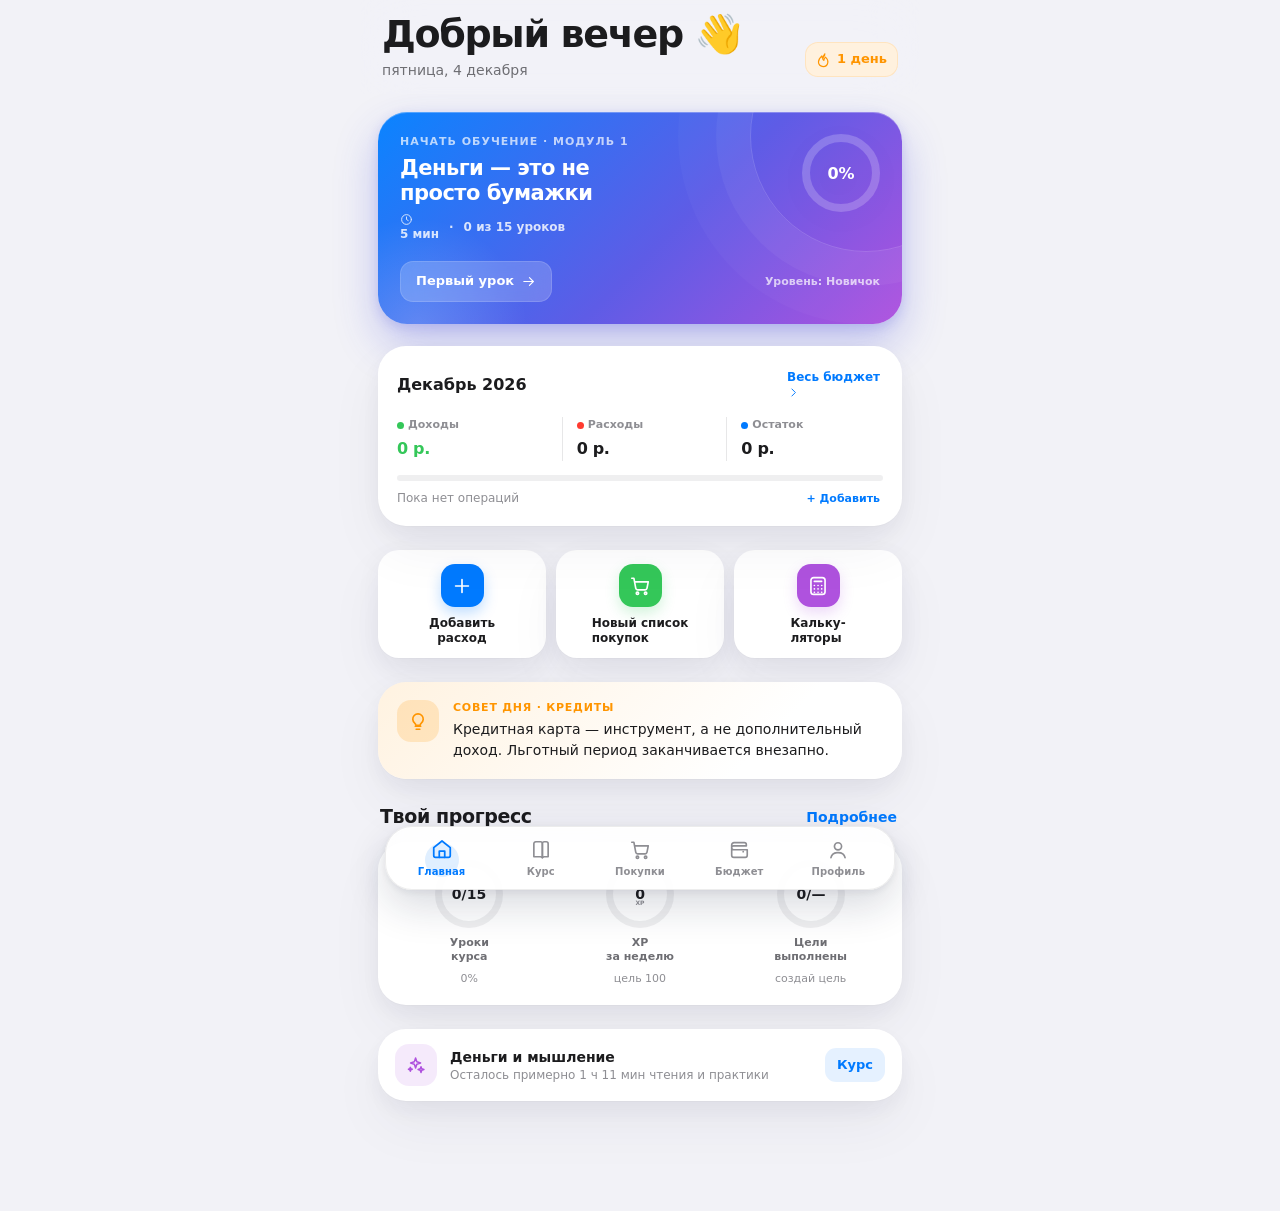
<file: index.html>
<!DOCTYPE html>
<html lang="ru" data-theme="auto">
<head>
  <meta charset="UTF-8">
  <meta name="viewport" content="width=device-width, initial-scale=1, viewport-fit=cover">
  <meta name="description" content="Копейка — личный финансовый тренажёр: большой курс, умный список покупок, бюджет и симулятор жизни. Без регистрации, всё хранится на твоём устройстве.">
  <meta name="color-scheme" content="light dark">
  <meta name="theme-color" media="(prefers-color-scheme: light)" content="#F2F2F7">
  <meta name="theme-color" media="(prefers-color-scheme: dark)" content="#000000">
  <meta name="apple-mobile-web-app-capable" content="yes">
  <meta name="apple-mobile-web-app-status-bar-style" content="default">
  <meta name="apple-mobile-web-app-title" content="Копейка">
  <meta name="format-detection" content="telephone=no">
  <title>Копейка — финансовая грамотность на каждый день</title>
  <link rel="manifest" href="./manifest.webmanifest">
  <link rel="apple-touch-icon" href="./icons/apple-touch-icon.png">
  <link rel="icon" type="image/png" sizes="32x32" href="./icons/favicon-32.png">
  <link rel="icon" type="image/png" sizes="64x64" href="./icons/favicon-64.png">
  <link rel="stylesheet" href="./css/style.css">
</head>
<body>
  <div class="ambient" aria-hidden="true">
    <span class="ambient-orb ambient-orb--blue"></span>
    <span class="ambient-orb ambient-orb--purple"></span>
    <span class="ambient-orb ambient-orb--green"></span>
  </div>

  <div class="app" id="app">
    <main class="view" id="view" tabindex="-1" aria-live="polite">
      <div class="boot">
        <div class="boot-coin" aria-hidden="true">К</div>
        <p>Загружаем Копейку…</p>
      </div>
    </main>

    <nav class="tabbar" id="tabbar" aria-label="Основная навигация">
      <a class="tab" href="#/home" data-tab="home" aria-label="Главная">
        <span class="tab-icon" data-icon="home"></span><span class="tab-label">Главная</span>
      </a>
      <a class="tab" href="#/course" data-tab="course" aria-label="Курс">
        <span class="tab-icon" data-icon="book"></span><span class="tab-label">Курс</span>
      </a>
      <a class="tab" href="#/shopping" data-tab="shopping" aria-label="Покупки">
        <span class="tab-icon" data-icon="cart"></span><span class="tab-label">Покупки</span>
      </a>
      <a class="tab" href="#/budget" data-tab="budget" aria-label="Бюджет">
        <span class="tab-icon" data-icon="wallet"></span><span class="tab-label">Бюджет</span>
      </a>
      <a class="tab" href="#/profile" data-tab="profile" aria-label="Профиль">
        <span class="tab-icon" data-icon="user"></span><span class="tab-label">Профиль</span>
      </a>
    </nav>
  </div>

  <div id="sheet-root"></div>
  <div id="toast-root" class="toast-root" aria-live="polite" aria-atomic="true"></div>
  <canvas id="confetti" class="confetti" aria-hidden="true"></canvas>

  <noscript>
    <div class="noscript">Для работы «Копейки» нужен JavaScript. Включи его в настройках браузера.</div>
  </noscript>

  <script type="module" src="./js/app.js"></script>
</body>
</html>
</file>
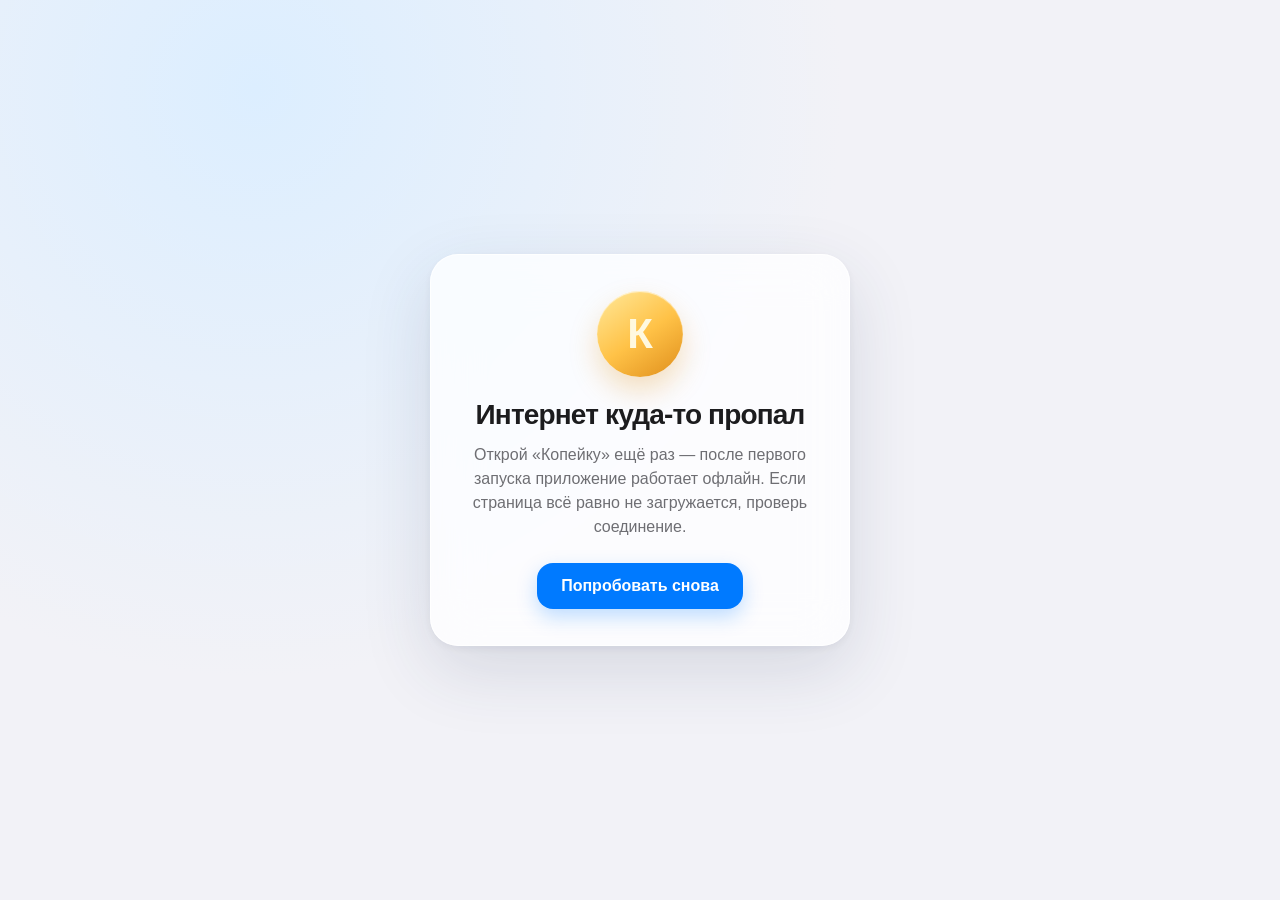
<file: offline.html>
<!DOCTYPE html>
<html lang="ru">
<head>
  <meta charset="UTF-8">
  <meta name="viewport" content="width=device-width, initial-scale=1, viewport-fit=cover">
  <meta name="theme-color" content="#F2F2F7">
  <title>Нет соединения — Копейка</title>
  <style>
    :root { color-scheme: light dark; }
    * { box-sizing: border-box; }
    body {
      margin: 0; min-height: 100vh; display: grid; place-items: center; padding: 24px;
      font-family: -apple-system, BlinkMacSystemFont, "SF Pro Display", "Segoe UI", Inter, sans-serif;
      background: radial-gradient(circle at 20% 10%, #dceeff 0, transparent 45%), #f2f2f7;
      color: #1c1c1e;
    }
    .card {
      width: min(420px, 100%); padding: 36px 28px; border-radius: 28px; text-align: center;
      background: rgba(255,255,255,.78); border: 1px solid rgba(255,255,255,.8);
      box-shadow: 0 24px 70px rgba(40,55,90,.14), 0 3px 10px rgba(40,55,90,.06);
      backdrop-filter: blur(24px) saturate(160%);
    }
    .coin {
      width: 86px; height: 86px; margin: 0 auto 22px; border-radius: 50%; display: grid; place-items: center;
      background: linear-gradient(145deg, #ffe99b, #ffc247 52%, #df8e1b);
      color: #fff9df; font-size: 42px; font-weight: 800;
      box-shadow: 0 14px 28px rgba(221,142,27,.28), inset 0 1px 1px rgba(255,255,255,.7);
    }
    h1 { margin: 0 0 12px; font-size: 28px; letter-spacing: -.03em; }
    p { margin: 0 0 24px; color: #6e6e73; line-height: 1.5; }
    a {
      display: inline-block; padding: 14px 24px; border-radius: 16px; text-decoration: none;
      color: #fff; background: #007aff; font-weight: 650; box-shadow: 0 8px 20px rgba(0,122,255,.25);
    }
    @media (prefers-color-scheme: dark) {
      body { background: radial-gradient(circle at 20% 10%, #12253b 0, transparent 45%), #000; color: #f5f5f7; }
      .card { background: rgba(28,28,30,.82); border-color: rgba(255,255,255,.1); box-shadow: 0 24px 70px rgba(0,0,0,.45); }
      p { color: #a1a1a6; }
    }
  </style>
</head>
<body>
  <main class="card">
    <div class="coin" aria-hidden="true">К</div>
    <h1>Интернет куда-то пропал</h1>
    <p>Открой «Копейку» ещё раз — после первого запуска приложение работает офлайн. Если страница всё равно не загружается, проверь соединение.</p>
    <a href="./index.html">Попробовать снова</a>
  </main>
</body>
</html>
</file>
<file: css/style.css>
/* ============================================================
   Копейка — дизайн-система
   Вдохновлено iOS: воздух, стекло, крупные заголовки, spring.
   ============================================================ */

:root {
  color-scheme: light;
  --bg: #f2f2f7;
  --bg-elevated: #ffffff;
  --surface: rgba(255, 255, 255, 0.78);
  --surface-strong: rgba(255, 255, 255, 0.94);
  --surface-solid: #ffffff;
  --surface-muted: rgba(118, 118, 128, 0.08);
  --label: #1c1c1e;
  --label-secondary: #6e6e73;
  --label-tertiary: #8e8e93;
  --separator: rgba(60, 60, 67, 0.12);
  --separator-strong: rgba(60, 60, 67, 0.2);
  --fill: rgba(120, 120, 128, 0.12);
  --fill-strong: rgba(120, 120, 128, 0.2);
  --blue: #007aff;
  --green: #34c759;
  --red: #ff3b30;
  --orange: #ff9500;
  --purple: #af52de;
  --teal: #30b0c7;
  --cyan: #5ac8fa;
  --pink: #ff2d55;
  --indigo: #5856d6;
  --mint: #00c7be;
  --yellow: #ffcc00;
  --brand: #007aff;
  --brand-2: #5856d6;
  --gradient-brand: linear-gradient(135deg, #0a84ff 0%, #5e5ce6 56%, #af52de 100%);
  --gradient-warm: linear-gradient(135deg, #ffd66b 0%, #ff9f0a 100%);
  --gradient-green: linear-gradient(135deg, #6ee787 0%, #34c759 60%, #00a86b 100%);
  --shadow-card: 0 1px 1px rgba(17, 24, 39, 0.02), 0 8px 24px rgba(30, 40, 70, 0.06), 0 24px 56px rgba(30, 40, 70, 0.05);
  --shadow-float: 0 12px 36px rgba(20, 30, 60, 0.14), 0 2px 8px rgba(20, 30, 60, 0.06);
  --shadow-sheet: 0 -18px 60px rgba(20, 30, 60, 0.18);
  --radius-xl: 28px;
  --radius-lg: 22px;
  --radius-md: 16px;
  --radius-sm: 12px;
  --ease-spring: cubic-bezier(0.22, 1.15, 0.36, 1);
  --ease-smooth: cubic-bezier(0.25, 0.1, 0.25, 1);
  --tabbar-bottom: max(10px, env(safe-area-inset-bottom));
  --safe-top: env(safe-area-inset-top, 0px);
  --font: -apple-system, BlinkMacSystemFont, "SF Pro Display", "SF Pro Text", system-ui, "Segoe UI", Inter, sans-serif;
  --mono: ui-monospace, "SF Mono", SFMono-Regular, Menlo, Consolas, monospace;
}

:root[data-theme="dark"] {
  color-scheme: dark;
  --bg: #000000;
  --bg-elevated: #1c1c1e;
  --surface: rgba(28, 28, 30, 0.76);
  --surface-strong: rgba(36, 36, 38, 0.9);
  --surface-solid: #1c1c1e;
  --surface-muted: rgba(118, 118, 128, 0.16);
  --label: #f5f5f7;
  --label-secondary: #a1a1a6;
  --label-tertiary: #8e8e93;
  --separator: rgba(84, 84, 88, 0.45);
  --separator-strong: rgba(84, 84, 88, 0.65);
  --fill: rgba(118, 118, 128, 0.24);
  --fill-strong: rgba(118, 118, 128, 0.38);
  --blue: #0a84ff;
  --green: #30d158;
  --red: #ff453a;
  --orange: #ff9f0a;
  --purple: #bf5af2;
  --teal: #40c8e0;
  --cyan: #64d2ff;
  --pink: #ff375f;
  --indigo: #5e5ce6;
  --mint: #63e6e2;
  --yellow: #ffd60a;
  --brand: #0a84ff;
  --brand-2: #5e5ce6;
  --shadow-card: 0 1px 0 rgba(255, 255, 255, 0.04), 0 12px 32px rgba(0, 0, 0, 0.38);
  --shadow-float: 0 18px 44px rgba(0, 0, 0, 0.5);
  --shadow-sheet: 0 -18px 60px rgba(0, 0, 0, 0.6);
}

@media (prefers-color-scheme: dark) {
  :root[data-theme="auto"] {
    color-scheme: dark;
    --bg: #000000;
    --bg-elevated: #1c1c1e;
    --surface: rgba(28, 28, 30, 0.76);
    --surface-strong: rgba(36, 36, 38, 0.9);
    --surface-solid: #1c1c1e;
    --surface-muted: rgba(118, 118, 128, 0.16);
    --label: #f5f5f7;
    --label-secondary: #a1a1a6;
    --label-tertiary: #8e8e93;
    --separator: rgba(84, 84, 88, 0.45);
    --separator-strong: rgba(84, 84, 88, 0.65);
    --fill: rgba(118, 118, 128, 0.24);
    --fill-strong: rgba(118, 118, 128, 0.38);
    --blue: #0a84ff;
    --green: #30d158;
    --red: #ff453a;
    --orange: #ff9f0a;
    --purple: #bf5af2;
    --teal: #40c8e0;
    --cyan: #64d2ff;
    --pink: #ff375f;
    --indigo: #5e5ce6;
    --mint: #63e6e2;
    --yellow: #ffd60a;
    --brand: #0a84ff;
    --brand-2: #5e5ce6;
    --shadow-card: 0 1px 0 rgba(255, 255, 255, 0.04), 0 12px 32px rgba(0, 0, 0, 0.38);
    --shadow-float: 0 18px 44px rgba(0, 0, 0, 0.5);
    --shadow-sheet: 0 -18px 60px rgba(0, 0, 0, 0.6);
  }
}

* { box-sizing: border-box; }

html {
  min-height: 100%;
  background: var(--bg);
  -webkit-text-size-adjust: 100%;
  scroll-behavior: smooth;
}

body {
  margin: 0;
  min-width: 280px;
  min-height: 100dvh;
  overflow-x: hidden;
  color: var(--label);
  background: var(--bg);
  font-family: var(--font);
  font-size: 17px;
  line-height: 1.45;
  -webkit-font-smoothing: antialiased;
  text-rendering: optimizeLegibility;
  -webkit-tap-highlight-color: transparent;
}

button, input, select, textarea { font: inherit; color: inherit; }
button { cursor: pointer; }
a { color: var(--blue); text-decoration: none; }
img, svg { display: block; max-width: 100%; }
h1, h2, h3, h4, p { margin: 0; }
ul, ol { margin: 0; padding: 0; }
::selection { background: color-mix(in srgb, var(--blue) 25%, transparent); }

:focus-visible {
  outline: 3px solid color-mix(in srgb, var(--blue) 60%, transparent);
  outline-offset: 2px;
  border-radius: 8px;
}

.sr-only {
  position: absolute; width: 1px; height: 1px; padding: 0; margin: -1px;
  overflow: hidden; clip: rect(0, 0, 0, 0); white-space: nowrap; border: 0;
}

/* ---------- Фон и каркас ---------- */

.ambient {
  position: fixed; inset: 0; z-index: -1; overflow: hidden; pointer-events: none;
  background:
    radial-gradient(120% 70% at 50% -20%, rgba(90, 200, 250, 0.1), transparent 60%),
    var(--bg);
}
.ambient-orb {
  position: absolute; border-radius: 50%; filter: blur(70px); opacity: .36;
  animation: orb-float 18s var(--ease-smooth) infinite alternate;
}
.ambient-orb--blue { width: 360px; height: 360px; left: -140px; top: -100px; background: #5ac8fa; }
.ambient-orb--purple { width: 320px; height: 320px; right: -150px; top: 35%; background: #af52de; opacity: .16; animation-delay: -6s; }
.ambient-orb--green { width: 300px; height: 300px; left: 20%; bottom: -180px; background: #34c759; opacity: .12; animation-delay: -11s; }

@keyframes orb-float {
  from { transform: translate3d(0, 0, 0) scale(1); }
  to { transform: translate3d(24px, 30px, 0) scale(1.12); }
}

.app {
  position: relative;
  width: min(100%, 540px);
  min-height: 100dvh;
  margin: 0 auto;
  padding-bottom: calc(102px + env(safe-area-inset-bottom));
}
.view { min-height: 70dvh; outline: none; }
.view[aria-busy="true"] { opacity: .5; }
.view.is-entering > .page { animation: fade-up .32s var(--ease-spring); }

@media (min-width: 760px) {
  .app { width: min(100%, 560px); }
  .tabbar { width: min(calc(100% - 32px), 520px); }
}

/* ---------- Загрузка ---------- */
.boot {
  min-height: 72dvh; display: grid; place-content: center; justify-items: center; gap: 16px;
  color: var(--label-secondary); font-weight: 550;
}
.boot-coin {
  width: 78px; height: 78px; display: grid; place-items: center; border-radius: 50%;
  background: var(--gradient-warm); color: #fffbe7; font-size: 38px; font-weight: 800;
  box-shadow: 0 16px 36px rgba(221, 142, 27, .3);
  animation: coin-pulse 1.4s var(--ease-spring) infinite;
}
@keyframes coin-pulse { 50% { transform: scale(.92) rotate(-4deg); } }

/* ---------- Заголовки ---------- */

.page { padding: 0 18px; }

.page-head {
  position: sticky; top: 0; z-index: 30;
  margin: 0 -18px 18px; padding: calc(14px + var(--safe-top)) 22px 14px;
  background: color-mix(in srgb, var(--bg) 72%, transparent);
  -webkit-backdrop-filter: blur(28px) saturate(180%);
  backdrop-filter: blur(28px) saturate(180%);
  transition: padding .28s var(--ease-smooth), box-shadow .28s;
}
.page-head--plain { background: color-mix(in srgb, var(--bg) 84%, transparent); }
.page-head.is-compact {
  padding-top: calc(8px + var(--safe-top)); padding-bottom: 8px;
  box-shadow: 0 1px 0 var(--separator), 0 10px 26px rgba(30, 40, 70, .05);
}
.page-head-row { display: flex; align-items: flex-end; justify-content: space-between; gap: 12px; }
.page-eyebrow {
  font-size: 12px; font-weight: 750; letter-spacing: .08em; text-transform: uppercase;
  color: var(--label-tertiary); margin-bottom: 4px;
}
.large-title {
  font-size: clamp(31px, 8.2vw, 38px); line-height: 1.08; font-weight: 780; letter-spacing: -.035em;
  transition: font-size .26s var(--ease-smooth);
}
.page-head.is-compact .large-title { font-size: 23px; letter-spacing: -.02em; }
.page-head.is-compact .page-eyebrow,
.page-head.is-compact .page-subtitle { display: none; }
.page-subtitle { color: var(--label-secondary); font-size: 14px; margin-top: 5px; font-weight: 480; }
.head-actions { display: flex; gap: 8px; align-items: center; padding-bottom: 3px; flex: none; }

.back-head { display: flex; align-items: center; gap: 12px; }
.back-btn {
  width: 40px; height: 40px; flex: none; display: grid; place-items: center;
  border: 0; border-radius: 50%; color: var(--label);
  background: var(--surface); box-shadow: 0 1px 1px rgba(0,0,0,.03), 0 4px 14px rgba(30,40,70,.07);
  transition: transform .16s var(--ease-spring), background .2s;
}
.back-btn:active { transform: scale(.92); background: var(--fill); }
.back-head .large-title { font-size: 26px; }
.back-head .page-subtitle { margin-top: 2px; }

.section { margin: 0 0 24px; }
.section:last-child { margin-bottom: 8px; }
.section-head {
  display: flex; align-items: center; justify-content: space-between; gap: 10px;
  margin: 0 2px 11px;
}
.section-title { font-size: 19px; letter-spacing: -.02em; font-weight: 730; }
.section-link { font-size: 14px; font-weight: 620; color: var(--blue); border: 0; background: none; padding: 3px; }
.section-link:active { opacity: .6; }
.section-caption { color: var(--label-tertiary); font-size: 12px; font-weight: 550; }

/* ---------- Таб-бар ---------- */

.tabbar {
  position: fixed; z-index: 80;
  left: 50%; bottom: var(--tabbar-bottom);
  transform: translateX(-50%);
  width: min(calc(100% - 24px), 510px);
  display: grid; grid-template-columns: repeat(5, 1fr); gap: 0;
  padding: 6px;
  border: 1px solid color-mix(in srgb, var(--label) 8%, transparent);
  border-radius: 27px;
  background: color-mix(in srgb, var(--surface-strong) 90%, transparent);
  -webkit-backdrop-filter: blur(30px) saturate(190%);
  backdrop-filter: blur(30px) saturate(190%);
  box-shadow: 0 16px 40px rgba(20, 30, 60, .16), 0 2px 8px rgba(20, 30, 60, .08), inset 0 1px 0 rgba(255,255,255,.6);
  padding-bottom: max(6px, env(safe-area-inset-bottom));
}
:root[data-theme="dark"] .tabbar { box-shadow: 0 18px 40px rgba(0,0,0,.55), inset 0 1px 0 rgba(255,255,255,.07); border-color: rgba(255,255,255,.08); }
@media (prefers-color-scheme: dark) {
  :root[data-theme="auto"] .tabbar { box-shadow: 0 18px 40px rgba(0,0,0,.55), inset 0 1px 0 rgba(255,255,255,.07); border-color: rgba(255,255,255,.08); }
}
.tab {
  position: relative; min-height: 50px; display: flex; flex-direction: column; align-items: center; justify-content: center; gap: 2px;
  color: var(--label-tertiary); font-size: 10px; font-weight: 620; letter-spacing: .01em;
  border-radius: 18px; transition: color .2s, transform .16s var(--ease-spring), background .2s;
}
.tab .tab-icon { display: grid; place-items: center; width: 28px; height: 27px; transition: transform .26s var(--ease-spring); }
.tab:active { transform: scale(.94); }
.tab.active { color: var(--blue); }
.tab.active .tab-icon { transform: translateY(-1px) scale(1.06); }
.tab.active::before {
  content: ""; position: absolute; top: 54%; left: 50%; width: 34px; height: 34px; transform: translate(-50%, -50%);
  border-radius: 50%; background: color-mix(in srgb, var(--blue) 12%, transparent); z-index: -1;
}
.tab-label { white-space: nowrap; }

/* ---------- Карточки и типографика ---------- */

.card {
  position: relative;
  border-radius: var(--radius-xl);
  background: var(--surface-solid);
  box-shadow: var(--shadow-card);
  overflow: hidden;
}
.card--glass {
  background: var(--surface);
  -webkit-backdrop-filter: blur(22px) saturate(160%);
  backdrop-filter: blur(22px) saturate(160%);
  border: 1px solid color-mix(in srgb, var(--label) 6%, transparent);
}
.card--padded { padding: 20px; }
.card--tight { padding: 15px 17px; }
.card--tint-blue { background: color-mix(in srgb, var(--blue) 9%, var(--surface-solid)); }
.card--tint-purple { background: color-mix(in srgb, var(--purple) 9%, var(--surface-solid)); }
.card--tint-green { background: color-mix(in srgb, var(--green) 9%, var(--surface-solid)); }
.card--tint-orange { background: color-mix(in srgb, var(--orange) 9%, var(--surface-solid)); }
.card--flat { box-shadow: none; border: 1px solid var(--separator); }
.card + .card { margin-top: 12px; }

.stack { display: flex; flex-direction: column; gap: 12px; }
.stack--sm { gap: 8px; }
.row { display: flex; align-items: center; gap: 12px; }
.row--between { justify-content: space-between; }
.row--top { align-items: flex-start; }
.grow { flex: 1; min-width: 0; }
.muted { color: var(--label-secondary); }
.tertiary { color: var(--label-tertiary); }
.secondary { color: var(--label-secondary); }
.tiny { font-size: 12px; }
.small { font-size: 14px; }
.strong { font-weight: 700; }
.nowrap { white-space: nowrap; }
.text-blue { color: var(--blue); }
.text-green { color: var(--green); }
.text-red { color: var(--red); }
.text-orange { color: var(--orange); }
.text-purple { color: var(--purple); }
.amount { font-variant-numeric: tabular-nums; letter-spacing: -.02em; }
.mono { font-family: var(--mono); font-size: .9em; }
.divider { height: 1px; background: var(--separator); margin: 14px 0; border: 0; }
.dot { width: 7px; height: 7px; border-radius: 50%; flex: none; background: currentColor; }
.center { text-align: center; }
.hidden { display: none !important; }

.icon-badge {
  width: 42px; height: 42px; flex: none; border-radius: 14px; display: grid; place-items: center;
  color: #fff; background: var(--blue);
  box-shadow: inset 0 1px 0 rgba(255,255,255,.3), 0 5px 14px color-mix(in srgb, currentColor 18%, transparent);
}
.icon-badge--lg { width: 54px; height: 54px; border-radius: 17px; }
.icon-badge--sm { width: 32px; height: 32px; border-radius: 10px; }
.icon-badge--soft { background: color-mix(in srgb, currentColor 12%, transparent); box-shadow: none; }

/* ---------- Кнопки ---------- */

.btn {
  appearance: none; border: 0; border-radius: 16px;
  min-height: 48px; padding: 0 20px;
  display: inline-flex; align-items: center; justify-content: center; gap: 8px;
  background: var(--blue); color: #fff; font-size: 16px; font-weight: 680; letter-spacing: -.01em;
  box-shadow: 0 8px 20px rgba(0, 122, 255, .22), inset 0 1px 0 rgba(255,255,255,.24);
  transition: transform .16s var(--ease-spring), filter .2s, background .2s;
  touch-action: manipulation;
}
.btn:hover { filter: brightness(1.04); }
.btn:active { transform: scale(.97); filter: brightness(.96); }
.btn:disabled { opacity: .42; pointer-events: none; box-shadow: none; }
.btn--wide { width: 100%; }
.btn--lg { min-height: 54px; border-radius: 18px; font-size: 17px; padding: 0 24px; }
.btn--sm { min-height: 38px; padding: 0 14px; font-size: 14px; border-radius: 12px; }
.btn--secondary { background: var(--fill); color: var(--label); box-shadow: none; }
.btn--soft { background: color-mix(in srgb, var(--blue) 12%, transparent); color: var(--blue); box-shadow: none; }
.btn--green { background: var(--green); box-shadow: 0 8px 20px rgba(52,199,89,.22), inset 0 1px 0 rgba(255,255,255,.24); }
.btn--red { background: var(--red); box-shadow: 0 8px 20px rgba(255,59,48,.2), inset 0 1px 0 rgba(255,255,255,.22); }
.btn--dark { background: var(--label); color: var(--bg); box-shadow: var(--shadow-float); }
.btn--ghost { background: transparent; color: var(--blue); box-shadow: none; padding-inline: 10px; }
.btn-row { display: flex; gap: 10px; }
.btn-row > .btn { flex: 1; }

.icon-btn {
  width: 42px; height: 42px; flex: none; display: grid; place-items: center;
  border: 0; border-radius: 50%; background: var(--fill); color: var(--label);
  transition: transform .16s var(--ease-spring), background .2s;
}
.icon-btn:active { transform: scale(.9); }
.icon-btn--glass { background: var(--surface); box-shadow: 0 3px 12px rgba(30,40,70,.08); }
.icon-btn--accent { background: var(--blue); color: #fff; box-shadow: 0 6px 16px rgba(0,122,255,.22); }
.icon-btn--sm { width: 34px; height: 34px; }

.chip {
  appearance: none; border: 0; display: inline-flex; align-items: center; gap: 6px;
  min-height: 34px; padding: 0 12px; border-radius: 11px;
  background: var(--fill); color: var(--label-secondary);
  font-size: 13px; font-weight: 620; white-space: nowrap;
  transition: background .2s, color .2s, transform .15s var(--ease-spring);
}
.chip:active { transform: scale(.96); }
.chip.active { background: var(--label); color: var(--bg); }
.chip--blue.active { background: var(--blue); color: #fff; }
.chip--plain { background: transparent; padding-inline: 4px; }
.chip-scroll { display: flex; gap: 8px; overflow-x: auto; padding: 2px 1px 4px; scrollbar-width: none; }
.chip-scroll::-webkit-scrollbar { display: none; }

/* ---------- Формы ---------- */

.field { display: flex; flex-direction: column; gap: 7px; }
.field-label { font-size: 13px; font-weight: 620; color: var(--label-secondary); padding-left: 2px; }
.input, .select, .textarea {
  width: 100%; min-height: 50px; padding: 12px 15px;
  border: 1px solid transparent; border-radius: 14px;
  background: var(--fill); color: var(--label); outline: none;
  font-size: 16px; font-weight: 510;
  transition: border-color .2s, background .2s, box-shadow .2s;
  -webkit-appearance: none; appearance: none;
}
.input::placeholder, .textarea::placeholder { color: var(--label-tertiary); }
.input:focus, .select:focus, .textarea:focus {
  border-color: color-mix(in srgb, var(--blue) 55%, transparent);
  background: var(--surface-solid); box-shadow: 0 0 0 4px color-mix(in srgb, var(--blue) 11%, transparent);
}
.textarea { min-height: 88px; resize: vertical; line-height: 1.45; }
.select {
  padding-right: 38px;
  background-image: url("data:image/svg+xml,%3Csvg xmlns='http://www.w3.org/2000/svg' width='16' height='16' viewBox='0 0 24 24' fill='none' stroke='%238e8e93' stroke-width='2.2' stroke-linecap='round'%3E%3Cpath d='m7 10 5 5 5-5'/%3E%3C/svg%3E");
  background-repeat: no-repeat; background-position: right 14px center;
}
.input-group { position: relative; }
.input-group .input { padding-right: 54px; }
.input-suffix { position: absolute; right: 15px; top: 50%; transform: translateY(-50%); color: var(--label-tertiary); font-weight: 600; font-size: 14px; pointer-events: none; }
.form-grid { display: grid; grid-template-columns: 1fr 1fr; gap: 12px; }
.form-grid .span-2 { grid-column: span 2; }
.form-actions { display: flex; gap: 10px; margin-top: 18px; }
.form-actions .btn { flex: 1; }

.switch-row {
  display: flex; align-items: center; justify-content: space-between; gap: 16px;
  min-height: 54px; padding: 10px 0; width: 100%; border: 0; background: none;
  color: var(--label); text-align: left;
}
.switch-copy { flex: 1; min-width: 0; }
.switch-title { font-weight: 570; font-size: 15px; }
.switch-sub { font-size: 12px; color: var(--label-tertiary); margin-top: 2px; line-height: 1.35; }
.switch {
  position: relative; width: 51px; height: 31px; flex: none; border: 0; border-radius: 20px;
  background: var(--fill-strong); transition: background .24s var(--ease-smooth);
}
.switch::after {
  content: ""; position: absolute; top: 2px; left: 2px; width: 27px; height: 27px; border-radius: 50%;
  background: #fff; box-shadow: 0 2px 6px rgba(0,0,0,.24);
  transition: transform .26s var(--ease-spring);
}
.switch[aria-checked="true"] { background: var(--green); }
.switch[aria-checked="true"]::after { transform: translateX(20px); }

.segmented {
  display: flex; gap: 2px; padding: 3px; border-radius: 12px; background: var(--fill);
}
.segmented button {
  flex: 1; border: 0; border-radius: 9px; padding: 8px 10px; background: transparent;
  font-size: 13px; font-weight: 600; color: var(--label-secondary);
  transition: background .2s, color .2s, box-shadow .2s;
}
.segmented button.active { background: var(--surface-solid); color: var(--label); box-shadow: 0 2px 8px rgba(30,40,70,.09); }

.range-row { display: flex; align-items: center; gap: 14px; }
.range {
  --fill-percent: 50%;
  flex: 1; height: 6px; border-radius: 10px; appearance: none; background: linear-gradient(to right, var(--blue) var(--fill-percent), var(--fill) var(--fill-percent));
  outline: none;
}
.range::-webkit-slider-thumb {
  appearance: none; width: 26px; height: 26px; border-radius: 50%; background: #fff;
  border: 1px solid rgba(0,0,0,.05); box-shadow: 0 3px 10px rgba(20,30,60,.22);
  cursor: grab;
}
.range::-moz-range-thumb { width: 24px; height: 24px; border: 0; border-radius: 50%; background: #fff; box-shadow: 0 3px 10px rgba(20,30,60,.22); }
.range-value { min-width: 84px; text-align: right; font-weight: 680; font-variant-numeric: tabular-nums; }

.checkbox { display: inline-flex; align-items: center; gap: 9px; font-size: 14px; color: var(--label-secondary); cursor: pointer; }
.checkbox input { width: 19px; height: 19px; accent-color: var(--blue); }

/* ---------- Главная ---------- */

.home-greeting { display: flex; align-items: flex-start; justify-content: space-between; gap: 12px; }
.greeting-date { color: var(--label-secondary); font-size: 13px; font-weight: 570; text-transform: capitalize; margin-bottom: 3px; }
.greeting-title { font-size: clamp(30px, 8.6vw, 37px); line-height: 1.08; letter-spacing: -.038em; font-weight: 780; }
.greeting-title .wave { display: inline-block; transform-origin: 70% 70%; animation: wave 2.8s ease-in-out 1; }
@keyframes wave { 0%,60%,100% { transform: rotate(0); } 10%,30% { transform: rotate(16deg); } 20% { transform: rotate(-8deg); } 40% { transform: rotate(10deg); } 50% { transform: rotate(-4deg); } }
.streak-pill {
  display: inline-flex; align-items: center; gap: 5px; flex: none;
  padding: 8px 11px; border-radius: 13px; background: color-mix(in srgb, var(--orange) 13%, var(--surface-solid));
  color: var(--orange); font-size: 13px; font-weight: 750;
  box-shadow: inset 0 0 0 1px color-mix(in srgb, var(--orange) 14%, transparent);
}
.streak-pill.is-hot { animation: flame-pulse 2.4s ease-in-out infinite; }
@keyframes flame-pulse { 50% { transform: scale(1.04); } }

.continue-card {
  position: relative; display: block; min-height: 184px; padding: 22px; overflow: hidden;
  border-radius: 29px; color: #fff; background: var(--gradient-brand);
  box-shadow: 0 20px 44px rgba(62, 70, 220, .28), 0 4px 12px rgba(62, 70, 220, .16), inset 0 1px 0 rgba(255,255,255,.28);
  isolation: isolate;
}
.continue-card::before {
  content: ""; position: absolute; width: 230px; height: 230px; right: -80px; top: -92px; border-radius: 50%;
  border: 1px solid rgba(255,255,255,.16); box-shadow: 0 0 0 34px rgba(255,255,255,.045), 0 0 0 72px rgba(255,255,255,.025); z-index: -1;
}
.continue-card::after {
  content: ""; position: absolute; left: -76px; bottom: -120px; width: 230px; height: 230px; border-radius: 50%;
  background: radial-gradient(circle, rgba(255,255,255,.19), transparent 68%); z-index: -1;
}
.continue-top { display: flex; justify-content: space-between; align-items: flex-start; gap: 14px; }
.continue-kicker { font-size: 11px; letter-spacing: .09em; text-transform: uppercase; font-weight: 760; opacity: .7; }
.continue-title { font-size: 21px; line-height: 1.18; font-weight: 740; letter-spacing: -.025em; margin: 6px 0 7px; max-width: 270px; }
.continue-meta { display: flex; align-items: center; gap: 10px; flex-wrap: wrap; font-size: 12px; font-weight: 570; opacity: .82; }
.continue-bottom { display: flex; align-items: center; justify-content: space-between; gap: 12px; margin-top: 18px; }
.continue-cta {
  display: inline-flex; align-items: center; gap: 7px; padding: 10px 15px; border-radius: 13px;
  background: rgba(255,255,255,.19); font-size: 13px; font-weight: 680; backdrop-filter: blur(10px);
  border: 1px solid rgba(255,255,255,.14);
}
.ring-hero { flex: none; filter: drop-shadow(0 6px 16px rgba(0,0,0,.12)); }
.ring-hero text { fill: #fff; font-size: 17px; font-weight: 760; }
.ring-hero .ring-track { stroke: rgba(255,255,255,.2); }
.ring-hero .ring-value { stroke: #fff; }

.summary-card { padding: 20px 19px 17px; }
.summary-head { display: flex; align-items: center; justify-content: space-between; margin-bottom: 15px; }
.summary-title { font-size: 16px; font-weight: 700; }
.summary-grid { display: grid; grid-template-columns: 1fr 1fr 1fr; gap: 8px; }
.summary-item { min-width: 0; }
.summary-item + .summary-item { border-left: 1px solid var(--separator); padding-left: 14px; }
.summary-label { font-size: 11px; color: var(--label-tertiary); font-weight: 600; margin-bottom: 4px; display: flex; align-items: center; gap: 4px; }
.summary-amount { font-size: 16px; font-weight: 720; letter-spacing: -.02em; overflow: hidden; text-overflow: ellipsis; white-space: nowrap; }
.summary-bar { height: 6px; border-radius: 10px; background: var(--fill); overflow: hidden; margin-top: 14px; display: flex; }
.summary-bar span { display: block; height: 100%; border-radius: 10px; transition: width .8s var(--ease-spring); }

.quick-grid { display: grid; grid-template-columns: repeat(3, 1fr); gap: 10px; }
.quick-action {
  border: 0; min-height: 104px; padding: 14px 9px 12px; border-radius: 21px;
  display: flex; flex-direction: column; align-items: center; justify-content: center; gap: 9px;
  background: var(--surface-solid); color: var(--label);
  box-shadow: var(--shadow-card);
  transition: transform .17s var(--ease-spring), box-shadow .2s;
}
.quick-action:active { transform: scale(.96); box-shadow: 0 2px 8px rgba(30,40,70,.06); }
.quick-action .q-icon {
  width: 43px; height: 43px; border-radius: 14px; display: grid; place-items: center; color: #fff;
  background: var(--blue); box-shadow: 0 6px 14px color-mix(in srgb, var(--blue) 25%, transparent);
}
.quick-action:nth-child(2) .q-icon { background: var(--green); box-shadow: 0 6px 14px rgba(52,199,89,.22); }
.quick-action:nth-child(3) .q-icon { background: var(--purple); box-shadow: 0 6px 14px rgba(175,82,222,.22); }
.quick-label { font-size: 12px; font-weight: 620; line-height: 1.25; }

.tip-card { padding: 18px 19px; display: flex; gap: 14px; background: linear-gradient(135deg, color-mix(in srgb, var(--orange) 12%, var(--surface-solid)), var(--surface-solid) 72%); }
.tip-icon { width: 42px; height: 42px; border-radius: 14px; background: color-mix(in srgb, var(--orange) 18%, transparent); color: var(--orange); display: grid; place-items: center; flex: none; }
.tip-text { font-size: 14px; line-height: 1.5; font-weight: 500; margin-top: 3px; }
.tip-kicker { font-size: 11px; font-weight: 750; color: var(--orange); text-transform: uppercase; letter-spacing: .07em; }

.mini-rings { display: grid; grid-template-columns: repeat(3,1fr); gap: 4px; padding: 18px 8px; }
.mini-ring-item { display: flex; flex-direction: column; align-items: center; gap: 8px; text-align: center; }
.mini-ring-item .mini-label { font-size: 11px; color: var(--label-secondary); font-weight: 600; line-height: 1.25; }
.mini-ring-item .mini-value { font-size: 11px; color: var(--label-tertiary); }
.mini-ring svg { overflow: visible; }
.mini-ring .ring-track { stroke: var(--fill); }
.mini-ring text { fill: var(--label); font-size: 12px; font-weight: 720; }

.recent-row { display: flex; align-items: center; gap: 12px; padding: 11px 4px; }
.recent-row + .recent-row { border-top: 1px solid var(--separator); }
.recent-amount { font-weight: 680; font-variant-numeric: tabular-nums; }

/* ---------- Курс ---------- */

.course-hero { padding: 20px; display: flex; gap: 18px; align-items: center; margin-bottom: 14px; }
.course-hero .ring-lg text { fill: var(--label); }
.ring-lg .ring-track { stroke: var(--fill); }
.course-hero-copy { flex: 1; min-width: 0; }
.course-hero-title { font-size: 20px; font-weight: 750; letter-spacing: -.02em; }
.course-hero-sub { font-size: 13px; color: var(--label-secondary); margin-top: 3px; line-height: 1.4; }
.course-stats { display: flex; gap: 13px; margin-top: 11px; font-size: 11px; color: var(--label-tertiary); font-weight: 600; flex-wrap: wrap; }
.course-stats span { display: flex; align-items: center; gap: 4px; }

.search-box { position: relative; margin-bottom: 13px; }
.search-box .input { padding-left: 42px; background: var(--surface-solid); box-shadow: var(--shadow-card); border-radius: 15px; }
.search-box .search-icon { position: absolute; left: 14px; top: 50%; transform: translateY(-50%); color: var(--label-tertiary); pointer-events: none; }
.course-tools { display: grid; grid-template-columns: repeat(3,1fr); gap: 9px; margin-bottom: 19px; }
.tool-card {
  border: 0; background: var(--surface-solid); border-radius: 17px; padding: 12px 9px;
  display: flex; flex-direction: column; align-items: flex-start; gap: 8px; text-align: left;
  box-shadow: var(--shadow-card); color: var(--label); transition: transform .16s var(--ease-spring);
}
.tool-card:active { transform: scale(.96); }
.tool-card .tool-icon { width: 30px; height: 30px; border-radius: 9px; display: grid; place-items: center; background: var(--fill); color: var(--blue); }
.tool-card:nth-child(2) .tool-icon { color: var(--orange); }
.tool-card:nth-child(3) .tool-icon { color: var(--purple); }
.tool-name { font-size: 11.5px; font-weight: 650; line-height: 1.25; }
.tool-count { font-size: 10px; color: var(--label-tertiary); }

.module-card {
  --accent: var(--blue);
  position: relative; display: block; width: 100%; text-align: left; border: 0;
  padding: 17px; border-radius: 24px; background: var(--surface-solid);
  box-shadow: var(--shadow-card); color: var(--label); overflow: hidden;
  transition: transform .17s var(--ease-spring), box-shadow .2s;
}
.module-card:active { transform: scale(.985); }
.module-card + .module-card { margin-top: 11px; }
.module-card.is-locked { opacity: .62; }
.module-card.is-locked .module-icon { filter: saturate(.3); }
.module-card.is-done { box-shadow: inset 0 0 0 1.5px color-mix(in srgb, var(--accent) 28%, transparent), var(--shadow-card); }
.module-icon {
  width: 51px; height: 51px; flex: none; border-radius: 16px; display: grid; place-items: center; color: #fff;
  background: linear-gradient(145deg, color-mix(in srgb, var(--accent) 82%, #fff), var(--accent));
  box-shadow: 0 8px 18px color-mix(in srgb, var(--accent) 27%, transparent), inset 0 1px 0 rgba(255,255,255,.28);
}
.module-main { display: flex; gap: 13px; align-items: flex-start; }
.module-copy { flex: 1; min-width: 0; }
.module-kicker { font-size: 10px; font-weight: 760; letter-spacing: .08em; color: var(--accent); text-transform: uppercase; margin-bottom: 2px; }
.module-title { font-size: 16px; font-weight: 720; letter-spacing: -.018em; line-height: 1.24; }
.module-desc { font-size: 12px; color: var(--label-secondary); margin-top: 4px; line-height: 1.42; display: -webkit-box; -webkit-line-clamp: 2; -webkit-box-orient: vertical; overflow: hidden; }
.module-status { flex: none; display: flex; align-items: center; gap: 4px; font-size: 10px; font-weight: 700; color: var(--label-tertiary); background: var(--fill); padding: 5px 8px; border-radius: 8px; }
.module-status.done { color: var(--accent); background: color-mix(in srgb, var(--accent) 12%, transparent); }
.module-progress { margin-top: 12px; }
.progress { height: 6px; border-radius: 20px; background: var(--fill); overflow: hidden; }
.progress > span { display: block; height: 100%; border-radius: inherit; background: var(--accent, var(--blue)); transition: width .7s var(--ease-spring); }
.module-foot { display: flex; justify-content: space-between; align-items: center; margin-top: 6px; font-size: 10px; color: var(--label-tertiary); font-weight: 550; }

.lesson-row {
  display: flex; align-items: center; gap: 12px; padding: 13px 4px; width: 100%;
  border: 0; border-bottom: 1px solid var(--separator); background: none; text-align: left; color: var(--label);
}
.lesson-row:last-child { border-bottom: 0; }
.lesson-num {
  width: 31px; height: 31px; flex: none; border-radius: 50%; display: grid; place-items: center;
  background: var(--fill); color: var(--label-secondary); font-size: 12px; font-weight: 720;
}
.lesson-num.done { background: var(--green); color: #fff; }
.lesson-num.current { background: color-mix(in srgb, var(--accent, var(--blue)) 14%, transparent); color: var(--accent, var(--blue)); }
.lesson-row-title { font-size: 14px; font-weight: 600; line-height: 1.3; }
.lesson-row-meta { font-size: 11px; color: var(--label-tertiary); margin-top: 3px; display: flex; gap: 8px; align-items: center; }
.lesson-row .chev { color: var(--label-tertiary); margin-left: auto; }

.test-card {
  margin-top: 15px; padding: 17px; border-radius: 21px; display: flex; gap: 13px; align-items: center;
  background: linear-gradient(135deg, color-mix(in srgb, var(--accent, var(--blue)) 11%, var(--surface-solid)), var(--surface-solid));
  border: 1px solid color-mix(in srgb, var(--accent, var(--blue)) 13%, transparent);
}
.test-card .icon-badge { background: var(--accent, var(--blue)); }
.test-card-copy { flex: 1; }
.test-card-title { font-size: 14px; font-weight: 700; }
.test-card-sub { font-size: 11px; color: var(--label-secondary); margin-top: 2px; }

/* поиск */
.search-results .lesson-row { background: var(--surface-solid); border: 0; border-radius: 15px; padding: 12px 14px; margin-bottom: 7px; box-shadow: 0 2px 9px rgba(30,40,70,.05); }
.search-hit-mark { background: color-mix(in srgb, var(--yellow) 45%, transparent); border-radius: 3px; padding: 0 1px; }

/* ---------- Экран урока ---------- */

.lesson-page { padding-bottom: 8px; }
.lesson-hero {
  position: relative; overflow: hidden; border-radius: 26px; padding: 23px 21px 21px; color: #fff;
  background: linear-gradient(140deg, color-mix(in srgb, var(--accent, var(--blue)) 76%, #1c1c1e), var(--accent, var(--blue)));
  box-shadow: 0 16px 36px color-mix(in srgb, var(--accent, var(--blue)) 26%, transparent);
  margin-bottom: 17px;
}
.lesson-hero::after { content: ""; position: absolute; width: 200px; height: 200px; right: -76px; top: -96px; border-radius: 50%; border: 1px solid rgba(255,255,255,.18); box-shadow: 0 0 0 28px rgba(255,255,255,.05); }
.lesson-kicker { font-size: 10px; letter-spacing: .1em; text-transform: uppercase; font-weight: 760; opacity: .72; }
.lesson-title { font-size: 26px; line-height: 1.13; letter-spacing: -.032em; font-weight: 760; margin: 6px 0 11px; }
.lesson-meta { display: flex; flex-wrap: wrap; gap: 8px; font-size: 11px; font-weight: 580; }
.lesson-meta span { display: inline-flex; align-items: center; gap: 5px; padding: 5px 9px; border-radius: 8px; background: rgba(255,255,255,.15); backdrop-filter: blur(6px); }
.lesson-goal { padding: 17px 18px; border-radius: 20px; background: color-mix(in srgb, var(--accent, var(--blue)) 8%, var(--surface-solid)); border: 1px solid color-mix(in srgb, var(--accent, var(--blue)) 12%, transparent); margin-bottom: 22px; }
.lesson-goal .goal-label { font-size: 10px; color: var(--accent, var(--blue)); font-weight: 780; text-transform: uppercase; letter-spacing: .08em; margin-bottom: 4px; }
.lesson-goal p { font-size: 14px; font-weight: 530; line-height: 1.48; }

.theory-block { margin-bottom: 24px; }
.theory-index { display: flex; align-items: center; gap: 8px; margin: 0 2px 9px; font-size: 11px; color: var(--label-tertiary); font-weight: 650; text-transform: uppercase; letter-spacing: .06em; }
.theory-index .line { height: 1px; flex: 1; background: var(--separator); }
.theory-card { padding: 19px; border-radius: 22px; background: var(--surface-solid); box-shadow: var(--shadow-card); }
.theory-card + .theory-card { margin-top: 10px; }
.theory-card h3 { font-size: 17px; font-weight: 730; letter-spacing: -.018em; line-height: 1.28; margin-bottom: 8px; }
.theory-card p { font-size: 14.5px; line-height: 1.58; color: var(--label-secondary); }
.theory-card p + p { margin-top: 9px; }
.theory-card strong { color: var(--label); font-weight: 680; }
.theory-card .accent-text { color: var(--accent, var(--blue)); font-weight: 650; }
.stat-inline { display: grid; grid-template-columns: 1fr 1fr; gap: 8px; margin-top: 13px; }
.stat-box { padding: 12px; border-radius: 14px; background: var(--fill); }
.stat-box .stat-num { font-size: 21px; font-weight: 760; letter-spacing: -.03em; color: var(--accent, var(--blue)); font-variant-numeric: tabular-nums; }
.stat-box .stat-label { font-size: 10.5px; color: var(--label-tertiary); font-weight: 570; margin-top: 2px; }
.theory-list { list-style: none; margin-top: 10px; display: flex; flex-direction: column; gap: 8px; }
.theory-list li { display: flex; gap: 8px; align-items: flex-start; font-size: 14px; line-height: 1.48; color: var(--label-secondary); }
.theory-list li::before { content: ""; width: 6px; height: 6px; margin-top: 7px; flex: none; border-radius: 50%; background: var(--accent, var(--blue)); }
.theory-callout { margin-top: 12px; padding: 12px 14px; border-radius: 13px; background: color-mix(in srgb, var(--accent, var(--blue)) 9%, transparent); font-size: 13px; line-height: 1.5; color: var(--label); }
.theory-callout strong { color: var(--accent, var(--blue)); }
.mini-chart { margin-top: 13px; padding: 12px 10px 6px; border-radius: 14px; background: var(--fill); }
.mini-chart-cap { font-size: 10px; color: var(--label-tertiary); text-align: center; margin-top: 4px; }

.example-card { padding: 20px; border-radius: 23px; background: linear-gradient(140deg, color-mix(in srgb, var(--purple) 11%, var(--surface-solid)), var(--surface-solid)); border: 1px solid color-mix(in srgb, var(--purple) 12%, transparent); }
.example-label { display: flex; align-items: center; gap: 7px; color: var(--purple); font-size: 10px; font-weight: 780; letter-spacing: .08em; text-transform: uppercase; margin-bottom: 8px; }
.example-card h3 { font-size: 17px; font-weight: 720; margin-bottom: 7px; }
.example-card p { font-size: 14px; line-height: 1.6; color: var(--label-secondary); }
.remember-card { padding: 20px; border-radius: 23px; background: color-mix(in srgb, var(--green) 7%, var(--surface-solid)); border: 1px solid color-mix(in srgb, var(--green) 13%, transparent); }
.remember-label { font-size: 10px; font-weight: 780; letter-spacing: .08em; text-transform: uppercase; color: var(--green); margin-bottom: 10px; }
.remember-list { list-style: none; display: flex; flex-direction: column; gap: 9px; }
.remember-list li { display: flex; gap: 9px; font-size: 14px; line-height: 1.45; font-weight: 540; }
.remember-list .check-dot { width: 20px; height: 20px; flex: none; border-radius: 50%; background: color-mix(in srgb, var(--green) 16%, transparent); color: var(--green); display: grid; place-items: center; margin-top: 1px; }

/* мини-тест */
.quiz-block { margin-top: 26px; }
.quiz-heading { font-size: 21px; font-weight: 750; letter-spacing: -.025em; margin-bottom: 4px; }
.quiz-sub { font-size: 12px; color: var(--label-secondary); margin-bottom: 15px; }
.quiz-q { padding: 18px; border-radius: 22px; background: var(--surface-solid); box-shadow: var(--shadow-card); margin-bottom: 11px; }
.quiz-q-top { display: flex; justify-content: space-between; gap: 10px; margin-bottom: 8px; align-items: center; }
.quiz-q-num { font-size: 10px; font-weight: 760; color: var(--label-tertiary); letter-spacing: .06em; text-transform: uppercase; }
.quiz-q-type { font-size: 9px; font-weight: 700; color: var(--blue); background: color-mix(in srgb, var(--blue) 10%, transparent); padding: 4px 7px; border-radius: 6px; }
.quiz-question { font-size: 15px; font-weight: 640; line-height: 1.4; margin-bottom: 13px; }
.quiz-options { display: flex; flex-direction: column; gap: 7px; }
.quiz-opt {
  width: 100%; text-align: left; display: flex; align-items: center; gap: 10px;
  padding: 12px 13px; border: 1.5px solid var(--separator); border-radius: 13px;
  background: transparent; color: var(--label); font-size: 13.5px; font-weight: 510; line-height: 1.35;
  transition: border-color .2s, background .2s, transform .14s var(--ease-spring);
}
.quiz-opt:active { transform: scale(.985); }
.quiz-opt .opt-marker { width: 23px; height: 23px; flex: none; border-radius: 50%; border: 1.5px solid var(--separator-strong); display: grid; place-items: center; font-size: 10px; font-weight: 700; color: var(--label-tertiary); }
.quiz-opt.correct { border-color: var(--green); background: color-mix(in srgb, var(--green) 10%, transparent); }
.quiz-opt.correct .opt-marker { background: var(--green); border-color: var(--green); color: #fff; }
.quiz-opt.wrong { border-color: var(--red); background: color-mix(in srgb, var(--red) 8%, transparent); }
.quiz-opt.wrong .opt-marker { background: var(--red); border-color: var(--red); color: #fff; }
.quiz-opt:disabled { opacity: .9; }
.quiz-explain { margin-top: 10px; padding: 11px 13px; border-radius: 12px; font-size: 12.5px; line-height: 1.45; background: var(--fill); color: var(--label-secondary); }
.quiz-explain strong { color: var(--label); }
.quiz-input-row { display: flex; gap: 8px; }
.quiz-input-row .input { min-height: 44px; }
.quiz-result { display: none; margin-top: 14px; padding: 19px; border-radius: 21px; background: color-mix(in srgb, var(--accent, var(--blue)) 9%, var(--surface-solid)); text-align: center; border: 1px solid color-mix(in srgb, var(--accent, var(--blue)) 14%, transparent); }
.quiz-result.show { display: block; animation: pop-in .5s var(--ease-spring); }
.quiz-score { font-size: 36px; font-weight: 800; letter-spacing: -.04em; color: var(--accent, var(--blue)); }
.quiz-result .small { color: var(--label-secondary); margin: 3px 0 12px; }

.practice-card { padding: 20px; border-radius: 23px; margin-top: 14px; background: linear-gradient(135deg, color-mix(in srgb, var(--orange) 11%, var(--surface-solid)), var(--surface-solid)); border: 1px solid color-mix(in srgb, var(--orange) 13%, transparent); }
.practice-label { color: var(--orange); font-size: 10px; font-weight: 780; letter-spacing: .08em; text-transform: uppercase; margin-bottom: 7px; }
.practice-card h3 { font-size: 17px; font-weight: 720; margin-bottom: 6px; }
.practice-card p { font-size: 13.5px; line-height: 1.5; color: var(--label-secondary); margin-bottom: 14px; }

@keyframes pop-in { from { opacity: 0; transform: translateY(8px) scale(.97); } to { opacity: 1; transform: translateY(0) scale(1); } }
@keyframes fade-up { from { opacity: 0; transform: translateY(10px); } to { opacity: 1; transform: translateY(0); } }

/* ---------- Покупки ---------- */

.shopping-summary { padding: 20px; background: var(--gradient-brand); color: #fff; border-radius: 27px; box-shadow: 0 16px 36px rgba(62,70,220,.24); margin-bottom: 14px; position: relative; overflow: hidden; }
.shopping-summary::after { content: ""; position: absolute; width: 200px; height: 200px; border-radius: 50%; right: -90px; top: -110px; background: rgba(255,255,255,.1); }
.shopping-summary-row { display: flex; justify-content: space-between; align-items: flex-start; gap: 12px; position: relative; z-index: 1; }
.shopping-summary h2 { font-size: 17px; font-weight: 650; opacity: .82; }
.shopping-summary .total { font-size: 29px; font-weight: 780; letter-spacing: -.035em; margin-top: 2px; }
.shopping-summary .sub { font-size: 11px; opacity: .74; margin-top: 3px; }
.shopping-summary .summary-count { background: rgba(255,255,255,.16); border: 1px solid rgba(255,255,255,.14); border-radius: 12px; padding: 8px 11px; font-size: 11px; font-weight: 650; backdrop-filter: blur(8px); }

.list-card { display: flex; align-items: center; gap: 13px; padding: 15px; width: 100%; border: 0; background: var(--surface-solid); border-radius: 21px; box-shadow: var(--shadow-card); color: var(--label); text-align: left; transition: transform .16s var(--ease-spring); }
.list-card:active { transform: scale(.985); }
.list-card + .list-card { margin-top: 10px; }
.list-icon { width: 47px; height: 47px; flex: none; border-radius: 15px; display: grid; place-items: center; color: #fff; font-size: 22px; background: var(--list-color, var(--blue)); box-shadow: 0 6px 16px color-mix(in srgb, var(--list-color, var(--blue)) 25%, transparent); }
.list-name { font-size: 15px; font-weight: 680; }
.list-meta { font-size: 11px; color: var(--label-tertiary); margin-top: 2px; display: flex; gap: 7px; align-items: center; flex-wrap: wrap; }
.list-budget { font-size: 13px; font-weight: 690; white-space: nowrap; }
.list-budget small { display: block; font-size: 9px; color: var(--label-tertiary); font-weight: 550; text-align: right; margin-top: 1px; }

.wishlist-alert { padding: 15px; border-radius: 18px; background: color-mix(in srgb, var(--orange) 10%, var(--surface-solid)); border: 1px solid color-mix(in srgb, var(--orange) 16%, transparent); display: flex; gap: 11px; align-items: center; }
.wishlist-alert .icon-badge { background: var(--orange); }

.shop-head-stats { display: grid; grid-template-columns: 1fr 1fr; gap: 8px; margin-bottom: 12px; }
.shop-stat { padding: 13px 14px; border-radius: 16px; background: var(--surface-solid); box-shadow: var(--shadow-card); }
.shop-stat .label { font-size: 10px; color: var(--label-tertiary); font-weight: 600; }
.shop-stat .value { font-size: 18px; font-weight: 740; letter-spacing: -.02em; margin-top: 2px; }
.budget-progress { padding: 14px 16px; border-radius: 18px; background: var(--surface-solid); box-shadow: var(--shadow-card); margin-bottom: 14px; }
.budget-progress-top { display: flex; justify-content: space-between; align-items: center; gap: 10px; font-size: 11px; color: var(--label-secondary); margin-bottom: 8px; }
.budget-progress.warn { background: color-mix(in srgb, var(--red) 7%, var(--surface-solid)); }
.smart-tip { display: flex; gap: 9px; align-items: flex-start; padding: 11px 13px; border-radius: 13px; background: color-mix(in srgb, var(--orange) 9%, transparent); font-size: 12px; color: var(--label-secondary); line-height: 1.4; margin-bottom: 8px; }
.smart-tip .tip-bulb { color: var(--orange); flex: none; margin-top: 1px; }

.quick-add { display: flex; gap: 8px; margin-bottom: 12px; }
.quick-add .input-group { flex: 1; }
.quick-add .btn { width: 50px; min-height: 50px; padding: 0; border-radius: 15px; }
.autocomplete { position: absolute; left: 0; right: 0; top: calc(100% + 5px); z-index: 20; padding: 5px; border-radius: 14px; background: var(--surface-solid); box-shadow: var(--shadow-float); max-height: 210px; overflow-y: auto; }
.autocomplete button { width: 100%; border: 0; background: none; padding: 9px 10px; border-radius: 9px; text-align: left; font-size: 13px; display: flex; justify-content: space-between; gap: 8px; }
.autocomplete button:hover { background: var(--fill); }
.autocomplete .ac-price { color: var(--label-tertiary); font-size: 11px; }

.shop-toolbar { display: flex; align-items: center; justify-content: space-between; gap: 8px; margin-bottom: 8px; }
.shop-filters { margin-bottom: 10px; }
.shop-items { border-radius: 21px; overflow: hidden; background: var(--surface-solid); box-shadow: var(--shadow-card); }
.shop-item { position: relative; overflow: hidden; background: var(--green); isolation: isolate; }
.shop-item + .shop-item { border-top: 1px solid var(--separator); }
.shop-item[data-swipe="delete"] { background: var(--red); }
.swipe-hint { position: absolute; top: 0; bottom: 0; display: flex; align-items: center; gap: 6px; padding: 0 18px; font-size: 12px; font-weight: 650; color: #fff; z-index: 0; }
.swipe-hint.left { right: 0; background: var(--red); }
.swipe-hint.right { left: 0; background: var(--green); }
.swipe-inner {
  position: relative; z-index: 1; display: flex; align-items: center; gap: 11px; padding: 12px 13px;
  background: var(--surface-solid); touch-action: pan-y; transition: transform .3s var(--ease-spring);
}
.shop-item.is-dragging .swipe-inner { transition: none; }
.shop-check { width: 27px; height: 27px; flex: none; border-radius: 50%; border: 1.7px solid var(--separator-strong); background: transparent; display: grid; place-items: center; color: transparent; transition: background .2s, border-color .2s, transform .15s var(--ease-spring); }
.shop-check:active { transform: scale(.88); }
.shop-check.done { background: var(--green); border-color: var(--green); color: #fff; }
.shop-item-copy { flex: 1; min-width: 0; }
.shop-item-name { font-size: 14px; font-weight: 580; line-height: 1.3; }
.shop-item.bought .shop-item-name { color: var(--label-tertiary); text-decoration: line-through; }
.shop-item-meta { font-size: 10.5px; color: var(--label-tertiary); margin-top: 3px; display: flex; gap: 6px; flex-wrap: wrap; align-items: center; }
.shop-item-price { text-align: right; flex: none; }
.shop-item-price .price { font-size: 13px; font-weight: 680; font-variant-numeric: tabular-nums; }
.shop-item-price .qty { font-size: 9px; color: var(--label-tertiary); margin-top: 2px; }
.tag { display: inline-flex; align-items: center; padding: 2px 6px; border-radius: 5px; font-size: 9px; font-weight: 700; letter-spacing: .02em; }
.tag--need { background: color-mix(in srgb, var(--green) 13%, transparent); color: var(--green); }
.tag--want { background: color-mix(in srgb, var(--purple) 12%, transparent); color: var(--purple); }
.tag--wish { background: color-mix(in srgb, var(--orange) 13%, transparent); color: var(--orange); }
.shop-item-menu { border: 0; background: transparent; color: var(--label-tertiary); padding: 4px; flex: none; }
.shop-item.bought .shop-item-price { opacity: .52; }

.shop-footer { margin-top: 14px; }
.shop-empty { padding: 38px 20px; text-align: center; }
.shop-empty-emoji { font-size: 48px; margin-bottom: 10px; filter: drop-shadow(0 7px 12px rgba(0,0,0,.08)); }
.shop-empty h3 { font-size: 17px; font-weight: 700; margin-bottom: 5px; }
.shop-empty p { font-size: 13px; color: var(--label-secondary); line-height: 1.45; max-width: 260px; margin: 0 auto 15px; }

.templates-grid { display: grid; grid-template-columns: 1fr 1fr; gap: 9px; }
.template-card { border: 0; text-align: left; padding: 14px; border-radius: 17px; background: var(--fill); color: var(--label); }
.template-card:active { transform: scale(.97); }
.template-emoji { font-size: 24px; }
.template-name { font-size: 12px; font-weight: 650; margin-top: 6px; }
.template-sub { font-size: 9.5px; color: var(--label-tertiary); margin-top: 2px; }

.history-row { display: flex; gap: 11px; align-items: center; padding: 12px 2px; border-bottom: 1px solid var(--separator); }
.history-row:last-child { border-bottom: 0; }
.history-date { font-size: 10px; color: var(--label-tertiary); }
.history-name { font-size: 13px; font-weight: 600; }

/* диаграммы бюджета */
.donut-wrap { display: flex; align-items: center; gap: 18px; }
.donut { flex: none; }
.donut-center-value { font-size: 16px; font-weight: 740; fill: var(--label); }
.donut-center-label { font-size: 8px; fill: var(--label-tertiary); font-weight: 600; }
.legend { flex: 1; min-width: 0; display: flex; flex-direction: column; gap: 7px; }
.legend-row { display: flex; align-items: center; gap: 7px; font-size: 11px; }
.legend-dot { width: 8px; height: 8px; border-radius: 3px; flex: none; }
.legend-name { flex: 1; color: var(--label-secondary); overflow: hidden; text-overflow: ellipsis; white-space: nowrap; }
.legend-value { font-weight: 650; font-variant-numeric: tabular-nums; }

.budget-hero { padding: 20px 19px; }
.budget-month { display: flex; align-items: center; justify-content: space-between; gap: 8px; margin-bottom: 16px; }
.month-title { font-size: 17px; font-weight: 720; letter-spacing: -.02em; text-transform: capitalize; }
.month-nav { display: flex; align-items: center; gap: 2px; }
.month-nav .icon-btn { width: 32px; height: 32px; background: transparent; }
.budget-total { font-size: 34px; font-weight: 790; letter-spacing: -.04em; line-height: 1.05; }
.budget-total-label { font-size: 11px; color: var(--label-tertiary); font-weight: 600; margin-bottom: 2px; }
.budget-subgrid { display: grid; grid-template-columns: 1fr 1fr; gap: 9px; margin-top: 15px; }
.budget-sub { padding: 11px 13px; border-radius: 13px; background: var(--fill); }
.budget-sub .label { font-size: 9.5px; color: var(--label-tertiary); font-weight: 600; }
.budget-sub .value { font-size: 15px; font-weight: 700; margin-top: 2px; font-variant-numeric: tabular-nums; }

.bar-chart { margin-top: 13px; }
.bar-chart svg { width: 100%; height: auto; overflow: visible; }
.bar-chart .bar { fill: color-mix(in srgb, var(--blue) 70%, transparent); transition: fill .2s; }
.bar-chart .bar:hover { fill: var(--blue); }
.bar-chart .bar-label { font-size: 7px; fill: var(--label-tertiary); font-weight: 500; }
.bar-chart .grid-line { stroke: var(--separator); stroke-width: .5; }

.rule-card { padding: 19px; }
.rule-bar { height: 18px; border-radius: 7px; display: flex; overflow: hidden; gap: 2px; margin: 14px 0 10px; }
.rule-bar span { display: grid; place-items: center; font-size: 8px; color: #fff; font-weight: 700; overflow: hidden; transition: width .7s var(--ease-spring); }
.rule-legend { display: flex; justify-content: space-between; gap: 8px; }
.rule-legend div { font-size: 10px; color: var(--label-secondary); }
.rule-legend strong { display: block; color: var(--label); font-size: 13px; }
.rule-mark { position: relative; height: 16px; margin-top: 4px; }
.rule-mark::before { content: ""; position: absolute; left: 50%; top: 0; height: 9px; width: 1px; background: var(--label-secondary); }
.rule-mark span { position: absolute; left: 50%; transform: translateX(-50%); top: 9px; font-size: 8px; color: var(--label-tertiary); }

.transaction-row { display: flex; align-items: center; gap: 11px; padding: 11px 3px; border-bottom: 1px solid var(--separator); }
.transaction-row:last-child { border-bottom: 0; }
.transaction-icon { width: 37px; height: 37px; border-radius: 12px; display: grid; place-items: center; background: var(--fill); color: var(--label-secondary); flex: none; }
.transaction-name { font-size: 13px; font-weight: 580; }
.transaction-meta { font-size: 10px; color: var(--label-tertiary); margin-top: 1px; }
.transaction-amount { font-size: 13px; font-weight: 680; white-space: nowrap; font-variant-numeric: tabular-nums; }

.goal-card { padding: 16px; border-radius: 20px; background: var(--surface-solid); box-shadow: var(--shadow-card); }
.goal-card + .goal-card { margin-top: 9px; }
.goal-top { display: flex; gap: 11px; align-items: flex-start; }
.goal-icon { width: 40px; height: 40px; border-radius: 13px; background: color-mix(in srgb, var(--goal-color, var(--blue)) 12%, transparent); color: var(--goal-color, var(--blue)); display: grid; place-items: center; flex: none; font-size: 20px; }
.goal-name { font-size: 14px; font-weight: 680; }
.goal-meta { font-size: 10.5px; color: var(--label-tertiary); margin-top: 2px; }
.goal-amounts { display: flex; justify-content: space-between; font-size: 10px; color: var(--label-tertiary); margin-top: 9px; }
.goal-amounts strong { color: var(--label); font-size: 11px; }
.goal-actions { display: flex; gap: 7px; margin-top: 11px; }

.limit-row { padding: 12px 0; }
.limit-row + .limit-row { border-top: 1px solid var(--separator); }
.limit-top { display: flex; justify-content: space-between; align-items: center; gap: 10px; font-size: 12px; margin-bottom: 6px; }
.limit-top .lim-name { display: flex; align-items: center; gap: 7px; font-weight: 600; }
.limit-top .lim-nums { font-size: 10.5px; color: var(--label-tertiary); font-variant-numeric: tabular-nums; }
.limit-row .progress { height: 5px; }

.sub-row { display: flex; align-items: center; gap: 11px; padding: 11px 2px; }
.sub-row + .sub-row { border-top: 1px solid var(--separator); }
.sub-icon { width: 36px; height: 36px; border-radius: 11px; display: grid; place-items: center; background: color-mix(in srgb, var(--purple) 12%, transparent); color: var(--purple); flex: none; }
.sub-name { font-size: 13px; font-weight: 600; }
.sub-meta { font-size: 10px; color: var(--label-tertiary); margin-top: 1px; }
.sub-price { text-align: right; font-size: 12px; font-weight: 680; font-variant-numeric: tabular-nums; }
.sub-price small { display: block; font-size: 9px; color: var(--label-tertiary); font-weight: 500; }

/* ---------- Калькуляторы ---------- */

.calc-grid { display: grid; grid-template-columns: 1fr 1fr; gap: 10px; }
.calc-card { position: relative; border: 0; min-height: 132px; border-radius: 22px; padding: 15px; text-align: left; color: var(--label); background: var(--surface-solid); box-shadow: var(--shadow-card); display: flex; flex-direction: column; justify-content: space-between; overflow: hidden; transition: transform .16s var(--ease-spring); }
.calc-card:active { transform: scale(.97); }
.calc-card::after { content: ""; position: absolute; width: 80px; height: 80px; right: -26px; top: -28px; border-radius: 50%; background: color-mix(in srgb, var(--calc-color, var(--blue)) 12%, transparent); }
.calc-icon { width: 37px; height: 37px; border-radius: 12px; display: grid; place-items: center; background: color-mix(in srgb, var(--calc-color, var(--blue)) 12%, transparent); color: var(--calc-color, var(--blue)); }
.calc-name { font-size: 13px; font-weight: 690; line-height: 1.25; margin-top: 12px; }
.calc-sub { font-size: 10px; color: var(--label-tertiary); margin-top: 3px; line-height: 1.3; }

.calc-page .calc-hero { padding: 20px; border-radius: 25px; color: #fff; background: linear-gradient(140deg, color-mix(in srgb, var(--calc-color, var(--blue)) 75%, #1c1c1e), var(--calc-color, var(--blue))); margin-bottom: 15px; box-shadow: 0 16px 36px color-mix(in srgb, var(--calc-color, var(--blue)) 24%, transparent); }
.calc-hero h2 { font-size: 22px; font-weight: 750; letter-spacing: -.025em; }
.calc-hero .calc-hero-kicker { font-size: 10px; font-weight: 760; letter-spacing: .09em; text-transform: uppercase; opacity: .72; }
.calc-hero p { font-size: 12.5px; opacity: .77; margin-top: 4px; line-height: 1.45; }
.calc-form { padding: 18px; }
.calc-result { padding: 19px; border-radius: 22px; background: color-mix(in srgb, var(--calc-color, var(--blue)) 8%, var(--surface-solid)); border: 1px solid color-mix(in srgb, var(--calc-color, var(--blue)) 14%, transparent); margin-top: 13px; }
.calc-result-label { font-size: 11px; color: var(--label-tertiary); font-weight: 600; }
.calc-result-value { font-size: 31px; font-weight: 790; letter-spacing: -.04em; line-height: 1.15; margin-top: 2px; font-variant-numeric: tabular-nums; }
.calc-result-sub { font-size: 11.5px; color: var(--label-secondary); margin-top: 5px; line-height: 1.4; }
.calc-mini-grid { display: grid; grid-template-columns: 1fr 1fr; gap: 8px; margin-top: 13px; }
.calc-mini { padding: 11px; border-radius: 12px; background: color-mix(in srgb, var(--label) 4%, transparent); }
.calc-mini .l { font-size: 9.5px; color: var(--label-tertiary); }
.calc-mini .v { font-size: 14px; font-weight: 690; margin-top: 2px; font-variant-numeric: tabular-nums; }
.chart-card { padding: 16px 12px 10px; border-radius: 21px; background: var(--surface-solid); box-shadow: var(--shadow-card); margin-top: 12px; }
.chart-title { font-size: 12px; font-weight: 650; padding: 0 5px 8px; }
.schedule { margin-top: 12px; border-radius: 18px; overflow: hidden; background: var(--surface-solid); box-shadow: var(--shadow-card); }
.schedule summary { padding: 15px; font-size: 13px; font-weight: 630; cursor: pointer; list-style: none; display: flex; justify-content: space-between; align-items: center; }
.schedule summary::-webkit-details-marker { display: none; }
.schedule summary::after { content: "›"; font-size: 18px; color: var(--label-tertiary); transform: rotate(90deg); transition: transform .2s; }
.schedule[open] summary::after { transform: rotate(-90deg); }
.schedule-table { width: 100%; border-collapse: collapse; font-size: 10.5px; }
.schedule-table th { text-align: right; color: var(--label-tertiary); font-weight: 600; padding: 7px 9px; border-top: 1px solid var(--separator); font-size: 9px; }
.schedule-table th:first-child, .schedule-table td:first-child { text-align: left; }
.schedule-table td { text-align: right; padding: 7px 9px; border-top: 1px solid var(--separator); font-variant-numeric: tabular-nums; }
.schedule-scroll { max-height: 300px; overflow-y: auto; }

.compare-grid { display: grid; grid-template-columns: 1fr 1fr; gap: 9px; }
.compare-box { padding: 13px; border-radius: 15px; background: var(--fill); }
.compare-box.winner { background: color-mix(in srgb, var(--green) 11%, transparent); border: 1px solid color-mix(in srgb, var(--green) 25%, transparent); }
.compare-box .cb-label { font-size: 10px; color: var(--label-tertiary); font-weight: 600; }
.compare-box .cb-value { font-size: 18px; font-weight: 740; margin-top: 3px; }
.compare-box .cb-sub { font-size: 9px; color: var(--label-tertiary); margin-top: 2px; }
.winner-badge { display: inline-flex; align-items: center; gap: 4px; padding: 4px 8px; border-radius: 7px; background: var(--green); color: #fff; font-size: 9px; font-weight: 700; margin-top: 8px; }

/* ---------- Профиль ---------- */

.profile-hero { text-align: center; padding: 24px 18px 20px; }
.avatar-btn { width: 86px; height: 86px; margin: 0 auto 10px; border-radius: 50%; border: 0; display: grid; place-items: center; font-size: 44px; background: color-mix(in srgb, var(--blue) 10%, var(--surface-solid)); box-shadow: inset 0 0 0 1px color-mix(in srgb, var(--blue) 14%, transparent), 0 10px 26px rgba(30,40,70,.1); transition: transform .18s var(--ease-spring); }
.avatar-btn:active { transform: scale(.94); }
.profile-name { font-size: 23px; font-weight: 760; letter-spacing: -.025em; }
.profile-level { display: inline-flex; align-items: center; gap: 5px; margin-top: 5px; padding: 5px 10px; border-radius: 9px; background: color-mix(in srgb, var(--blue) 10%, transparent); color: var(--blue); font-size: 11px; font-weight: 700; }
.xp-bar-wrap { max-width: 280px; margin: 15px auto 0; }
.xp-top { display: flex; justify-content: space-between; font-size: 9.5px; color: var(--label-tertiary); margin-bottom: 5px; }
.xp-bar { height: 7px; border-radius: 10px; background: var(--fill); overflow: hidden; }
.xp-bar span { display: block; height: 100%; border-radius: inherit; background: var(--gradient-brand); transition: width .8s var(--ease-spring); }

.stats-grid { display: grid; grid-template-columns: repeat(2, 1fr); gap: 9px; }
.stat-tile { padding: 14px; border-radius: 18px; background: var(--surface-solid); box-shadow: var(--shadow-card); }
.stat-tile .st-value { font-size: 24px; font-weight: 770; letter-spacing: -.035em; line-height: 1.1; }
.stat-tile .st-label { font-size: 10.5px; color: var(--label-tertiary); margin-top: 4px; font-weight: 550; }
.stat-tile .st-icon { float: right; color: var(--label-tertiary); opacity: .7; }

.heatmap-card { padding: 17px; overflow: hidden; }
.heatmap { display: grid; grid-auto-flow: column; grid-template-rows: repeat(7, 1fr); gap: 3px; overflow-x: auto; padding: 4px 0 5px; scrollbar-width: none; }
.heatmap::-webkit-scrollbar { display: none; }
.heat-cell { width: 11px; height: 11px; border-radius: 3px; background: var(--fill); }
.heat-cell[data-level="1"] { background: color-mix(in srgb, var(--green) 30%, var(--surface-solid)); }
.heat-cell[data-level="2"] { background: color-mix(in srgb, var(--green) 50%, var(--surface-solid)); }
.heat-cell[data-level="3"] { background: color-mix(in srgb, var(--green) 72%, var(--surface-solid)); }
.heat-cell[data-level="4"] { background: var(--green); }
.heat-months { display: flex; justify-content: space-between; font-size: 8px; color: var(--label-tertiary); margin: 0 1px 6px; }
.heat-legend { display: flex; align-items: center; justify-content: flex-end; gap: 3px; font-size: 8px; color: var(--label-tertiary); margin-top: 3px; }

.achievements-strip { display: flex; gap: 10px; overflow-x: auto; padding: 2px 1px 6px; scrollbar-width: none; }
.achievements-strip::-webkit-scrollbar { display: none; }
.ach-mini { flex: none; width: 74px; text-align: center; }
.ach-medal { width: 56px; height: 56px; margin: 0 auto 5px; border-radius: 18px; display: grid; place-items: center; font-size: 26px; background: var(--fill); filter: grayscale(1); opacity: .45; }
.ach-mini.unlocked .ach-medal { filter: none; opacity: 1; background: color-mix(in srgb, var(--ach-color, var(--orange)) 14%, transparent); box-shadow: inset 0 0 0 1px color-mix(in srgb, var(--ach-color, var(--orange)) 16%, transparent); }
.ach-mini .ach-name { font-size: 8.5px; line-height: 1.2; color: var(--label-tertiary); font-weight: 570; }
.ach-mini.unlocked .ach-name { color: var(--label); }

.avatar-grid { display: grid; grid-template-columns: repeat(4, 1fr); gap: 8px; }
.avatar-choice {
  min-height: 56px; border: 1.5px solid transparent; border-radius: 16px;
  background: var(--fill); font-size: 27px; display: grid; place-items: center;
  transition: transform .16s var(--ease-spring), border-color .2s, background .2s;
}
.avatar-choice:active { transform: scale(.93); }
.avatar-choice.selected { border-color: var(--blue); background: color-mix(in srgb, var(--blue) 11%, var(--fill)); }
.install-banner {
  display: flex; align-items: center; gap: 12px; padding: 15px 16px; border-radius: 21px;
  background: linear-gradient(135deg, color-mix(in srgb, var(--blue) 10%, var(--surface-solid)), var(--surface-solid) 74%);
  border: 1px solid color-mix(in srgb, var(--blue) 12%, transparent);
  box-shadow: var(--shadow-card);
}
.install-banner .btn { flex: none; }

.settings-list { border-radius: 21px; background: var(--surface-solid); box-shadow: var(--shadow-card); overflow: hidden; }
.settings-row { display: flex; align-items: center; gap: 12px; width: 100%; min-height: 55px; padding: 11px 15px; border: 0; border-bottom: 1px solid var(--separator); background: none; color: var(--label); text-align: left; }
.settings-row:last-child { border-bottom: 0; }
.settings-row:active { background: var(--fill); }
.settings-icon { width: 30px; height: 30px; border-radius: 8px; display: grid; place-items: center; color: #fff; background: var(--blue); flex: none; }
.settings-label { flex: 1; font-size: 14px; font-weight: 540; }
.settings-value { font-size: 12px; color: var(--label-tertiary); }
.settings-row .chev { color: var(--label-tertiary); flex: none; }
.disclaimer { padding: 15px 17px; border-radius: 17px; background: var(--fill); font-size: 11px; line-height: 1.5; color: var(--label-tertiary); }

.achievement-grid { display: grid; grid-template-columns: 1fr 1fr; gap: 10px; }
.ach-card { padding: 15px; border-radius: 20px; background: var(--surface-solid); box-shadow: var(--shadow-card); text-align: center; }
.ach-card.locked { opacity: .55; }
.ach-card .ach-medal { width: 60px; height: 60px; font-size: 28px; }
.ach-title { font-size: 12px; font-weight: 700; margin-top: 6px; line-height: 1.25; }
.ach-desc { font-size: 9.5px; color: var(--label-tertiary); margin-top: 4px; line-height: 1.35; }
.ach-date { font-size: 8.5px; color: var(--green); font-weight: 600; margin-top: 6px; }

/* ---------- Пустые состояния ---------- */

.empty-state { padding: 34px 22px; text-align: center; border-radius: 24px; background: var(--surface-solid); box-shadow: var(--shadow-card); }
.empty-art { width: 92px; height: 92px; margin: 0 auto 14px; border-radius: 28px; display: grid; place-items: center; font-size: 43px; background: linear-gradient(145deg, color-mix(in srgb, var(--blue) 12%, var(--surface-solid)), color-mix(in srgb, var(--purple) 10%, var(--surface-solid))); box-shadow: inset 0 1px 0 rgba(255,255,255,.6); }
.empty-state h3 { font-size: 18px; font-weight: 720; letter-spacing: -.02em; }
.empty-state p { font-size: 13px; line-height: 1.5; color: var(--label-secondary); max-width: 280px; margin: 6px auto 17px; }

/* ---------- Bottom sheet ---------- */

.sheet-backdrop {
  position: fixed; inset: 0; z-index: 100; background: rgba(0,0,0,.34);
  -webkit-backdrop-filter: blur(2px); backdrop-filter: blur(2px);
  opacity: 0; transition: opacity .28s var(--ease-smooth);
}
.sheet-backdrop.open { opacity: 1; }
.sheet {
  position: fixed; z-index: 101; left: 50%; bottom: 0; width: min(100%, 540px);
  transform: translate(-50%, 104%);
  max-height: min(91dvh, 860px); display: flex; flex-direction: column;
  background: var(--bg-elevated); border-radius: 28px 28px 0 0;
  box-shadow: var(--shadow-sheet);
  transition: transform .42s var(--ease-spring);
  padding-bottom: env(safe-area-inset-bottom);
}
.sheet.open { transform: translate(-50%, 0); }
.sheet.dragging { transition: none; }
.sheet-grabber { width: 38px; height: 5px; border-radius: 10px; background: var(--separator-strong); margin: 9px auto 5px; flex: none; }
.sheet-header { display: flex; align-items: center; gap: 12px; padding: 7px 20px 10px; flex: none; }
.sheet-title { font-size: 19px; font-weight: 730; letter-spacing: -.02em; flex: 1; }
.sheet-close { width: 32px; height: 32px; border-radius: 50%; border: 0; background: var(--fill); color: var(--label-secondary); display: grid; place-items: center; flex: none; }
.sheet-body { padding: 4px 20px 20px; overflow-y: auto; overscroll-behavior: contain; }
.sheet-body .form-actions { position: sticky; bottom: 0; background: linear-gradient(transparent, var(--bg-elevated) 22%); padding-top: 16px; padding-bottom: 3px; margin-bottom: -3px; }
.sheet-lead { font-size: 13px; color: var(--label-secondary); line-height: 1.5; margin-bottom: 16px; }

@media (min-width: 560px) {
  .sheet { border-radius: 28px; bottom: 24px; max-height: 86dvh; }
  .sheet.open { transform: translate(-50%, 0); }
}

/* ---------- Тосты и конфетти ---------- */

.toast-root { position: fixed; z-index: 150; top: calc(12px + env(safe-area-inset-top)); left: 50%; transform: translateX(-50%); width: min(calc(100% - 28px), 430px); display: flex; flex-direction: column; gap: 8px; pointer-events: none; }
.toast {
  display: flex; align-items: center; gap: 10px; padding: 12px 15px; border-radius: 15px;
  background: color-mix(in srgb, var(--label) 92%, transparent); color: var(--bg);
  box-shadow: 0 12px 34px rgba(0,0,0,.24); font-size: 13px; font-weight: 580;
  animation: toast-in .4s var(--ease-spring); pointer-events: auto;
  -webkit-backdrop-filter: blur(18px); backdrop-filter: blur(18px);
}
.toast.out { animation: toast-out .25s ease forwards; }
.toast .toast-xp { margin-left: auto; color: #ffd60a; font-weight: 750; white-space: nowrap; }
.toast .toast-emoji { font-size: 17px; }
@keyframes toast-in { from { opacity: 0; transform: translateY(-13px) scale(.96); } to { opacity: 1; transform: translateY(0) scale(1); } }
@keyframes toast-out { to { opacity: 0; transform: translateY(-8px) scale(.97); } }

.confetti { position: fixed; inset: 0; width: 100%; height: 100%; z-index: 140; pointer-events: none; }

/* ---------- Обновление / установка ---------- */

.update-banner {
  position: fixed; z-index: 90; left: 50%; transform: translateX(-50%);
  bottom: calc(86px + env(safe-area-inset-bottom)); width: min(calc(100% - 28px), 470px);
  padding: 11px 13px 11px 16px; display: flex; align-items: center; gap: 10px;
  background: var(--label); color: var(--bg); border: 0; border-radius: 16px; box-shadow: var(--shadow-float);
  font-size: 12px; font-weight: 550; animation: fade-up .4s var(--ease-spring); text-align: left;
}
.update-banner-icon { display: grid; place-items: center; flex: none; }
.update-banner-action { flex: none; font-weight: 730; color: #ffd60a; }
.update-banner .btn { min-height: 34px; padding: 0 11px; font-size: 11px; border-radius: 9px; }
.install-note { font-size: 10px; color: var(--label-tertiary); line-height: 1.5; margin-top: 12px; text-align: center; }

/* ---------- Модальные подтверждения ---------- */

.confirm-icon { width: 60px; height: 60px; margin: 3px auto 13px; border-radius: 19px; display: grid; place-items: center; background: color-mix(in srgb, var(--blue) 11%, transparent); color: var(--blue); }
.confirm-title { font-size: 20px; font-weight: 740; text-align: center; letter-spacing: -.02em; }
.confirm-text { font-size: 13px; color: var(--label-secondary); line-height: 1.5; text-align: center; margin: 7px 0 18px; }
.confirm-summary { padding: 13px 15px; border-radius: 14px; background: var(--fill); margin-bottom: 16px; }

/* ---------- Словарь / ошибки ---------- */

.alpha-row { display: flex; gap: 4px; overflow-x: auto; padding-bottom: 8px; scrollbar-width: none; margin-bottom: 11px; }
.alpha-row::-webkit-scrollbar { display: none; }
.alpha-btn { width: 27px; height: 27px; flex: none; border: 0; border-radius: 8px; background: transparent; color: var(--label-tertiary); font-size: 11px; font-weight: 650; }
.alpha-btn.active { background: var(--blue); color: #fff; }
.glossary-letter { font-size: 12px; font-weight: 780; color: var(--blue); margin: 16px 3px 6px; }
.glossary-item { padding: 12px 3px; border-bottom: 1px solid var(--separator); }
.glossary-term { font-size: 14px; font-weight: 660; }
.glossary-def { font-size: 12.5px; color: var(--label-secondary); line-height: 1.5; margin-top: 3px; }

.wrong-card { padding: 17px; border-radius: 20px; background: var(--surface-solid); box-shadow: var(--shadow-card); margin-bottom: 10px; }
.wrong-source { font-size: 9px; font-weight: 700; color: var(--orange); letter-spacing: .04em; text-transform: uppercase; }
.wrong-q { font-size: 14px; font-weight: 620; line-height: 1.4; margin: 5px 0 10px; }
.wrong-answer { font-size: 11.5px; color: var(--green); line-height: 1.4; padding: 9px 11px; background: color-mix(in srgb, var(--green) 9%, transparent); border-radius: 10px; }

/* ---------- Прочее ---------- */

.install-card { padding: 18px; border-radius: 23px; background: linear-gradient(135deg, color-mix(in srgb, var(--blue) 10%, var(--surface-solid)), var(--surface-solid)); border: 1px solid color-mix(in srgb, var(--blue) 12%, transparent); }
.install-card h3 { font-size: 16px; font-weight: 720; }
.install-card p { font-size: 12px; color: var(--label-secondary); line-height: 1.45; margin-top: 3px; }
.data-actions { display: flex; gap: 8px; flex-wrap: wrap; }
.file-input { display: none; }

.skeleton { border-radius: 12px; background: linear-gradient(90deg, var(--fill) 25%, var(--fill-strong) 37%, var(--fill) 63%); background-size: 400% 100%; animation: shimmer 1.4s ease infinite; }
@keyframes shimmer { 0% { background-position: 100% 0; } 100% { background-position: 0 0; } }

.noscript { position: fixed; inset: 0; z-index: 999; display: grid; place-items: center; background: var(--bg); color: var(--label); padding: 24px; text-align: center; }

/* ---------- Адаптив / уменьшенное движение ---------- */

@media (max-width: 359px) {
  .page { padding-inline: 14px; }
  .page-head { margin-inline: -14px; padding-inline: 18px; }
  .quick-action { min-height: 96px; }
  .summary-amount { font-size: 14px; }
  .continue-title { font-size: 19px; }
  .calc-grid { gap: 8px; }
  .calc-card { min-height: 124px; padding: 13px; }
}

@media (prefers-reduced-motion: reduce) {
  *, *::before, *::after {
    scroll-behavior: auto !important;
    animation-duration: .01ms !important;
    animation-iteration-count: 1 !important;
    transition-duration: .01ms !important;
  }
}
</file>
